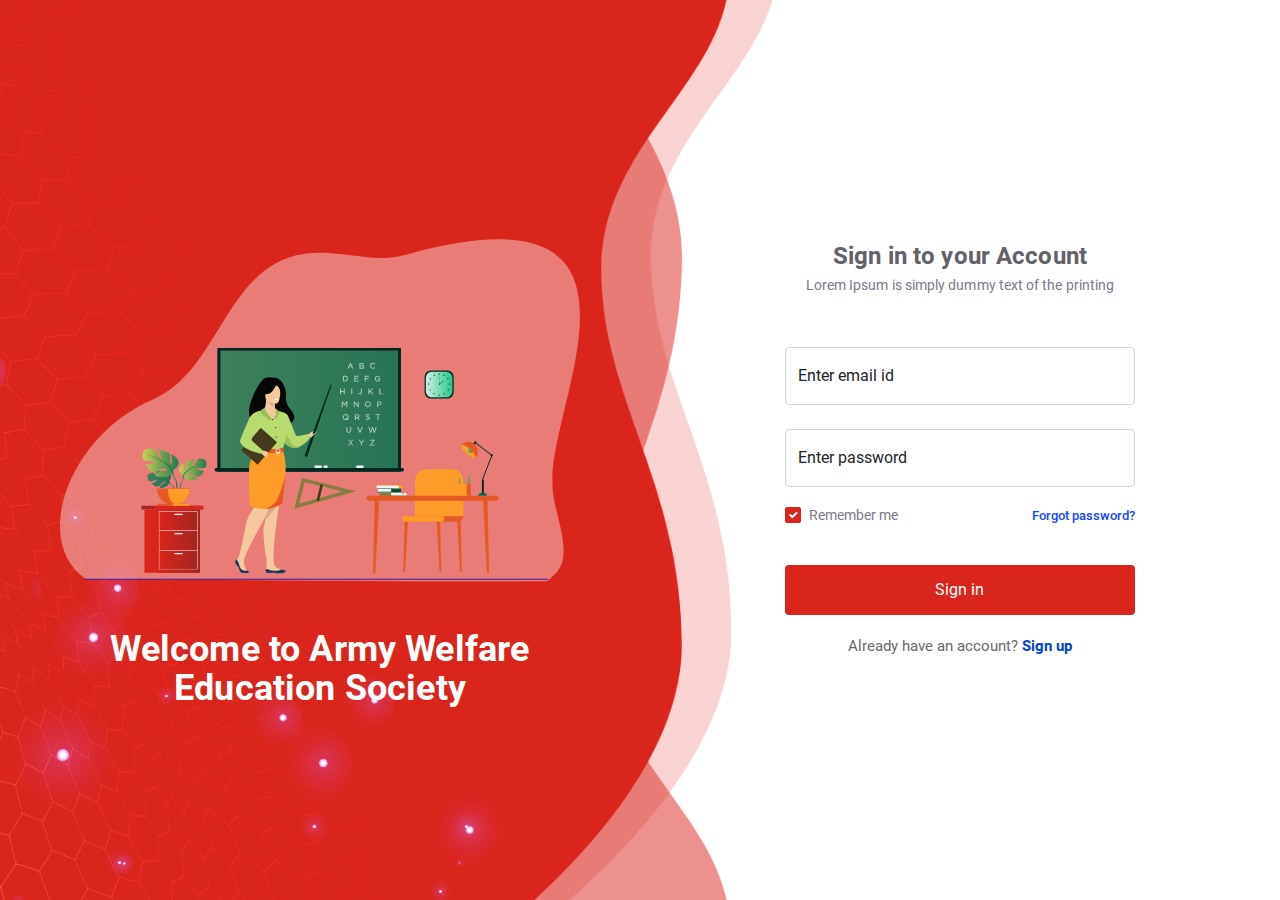
<file: login.html>
<!doctype html>
<html lang="en">
  <head>
    <!-- Required meta tags -->
    <meta charset="utf-8">
    <meta name="viewport" content="width=device-width, initial-scale=1">
    <!-- Bootstrap CSS -->
    <link rel="stylesheet" href="assets/css/bootstrap.min.css">
    <link rel="stylesheet" href="assets/css/style.css">
    <title>Army Welfare Education Society</title>
  </head>
  <body>

    <div class="login-wrap login-bg-red">
        <div class="container-fluid">
            <div class="row align-items-center">
                <div class="col-md-12 col-lg-6 text-center">
                    <div class="login-img">
                        <img src="assets/images/login-img-red.svg" alt="login-img" class="img-fluid p-5" />
                        <h2 class="login-heading">Welcome to Army Welfare<br /> Education Society</h2>
                    </div>
                </div>
                <div class="col-md-12 col-lg-6">
                    <div class="row justify-content-center">
                        <div class="col-md-7">
                            <h2 class="login-form-heading">
                                Sign in to your Account
                            </h2>
                            <p class="login-form-title">
                                Lorem Ipsum is simply dummy text of the printing
                            </p>
                            <form class="login-form mt-5">
                                <div class="form-floating mb-4">
                                    <input type="email" class="form-control" id="floatingInput" placeholder="email">
                                    <label for="floatingInput">Enter email id</label>
                                </div>
                                <div class="form-floating mb-3">
                                    <input type="password" class="form-control" id="floatingInput" placeholder="Password">
                                    <label for="floatingInput">Enter password</label>
                                </div>
                                
                                <div class="form-group mb-3">
                                    <div class="row">
                                        <div class="col-6 col-md-6">
                                            <div class="form-check">
                                                <input class="form-check-input" type="checkbox" value="" id="flexCheckChecked" checked>
                                                <label class="form-check-label" for="flexCheckChecked">
                                                    Remember me
                                                </label>
                                            </div>
                                        </div>
                                        <div class="col-6 col-md-6">
                                            <div class="forget-link text-end">
                                                <a href="#">Forgot password?</a>
                                            </div>
                                        </div>
                                    </div>
                                </div>
                                <div class="form-group">
                                    <button class="btn btn-red btn-login">
                                        Sign in
                                    </button>
                                    <p class="signup">Already have an account? <a href="#" class="signup-link">Sign up</a></p>
                                </div>
                            </form>
                        </div>
                    </div>
                    
                </div>
            </div>
        </div>
    </div>

    <!-- Option 1: Bootstrap Bundle with Popper -->
    <script src="assets/js/bootstrap.bundle.min.js"></script>
  </body>
</html>
</file>
<file: assets/css/style.css>
@font-face {
  font-family: "Roboto";
  src: url("../fonts/Roboto-Regular.eot");
  src: url("../fonts/Roboto-Regular.eot?#iefix") format("embedded-opentype"), url("../fonts/Roboto-Regular.woff2") format("woff2"), url("../fonts/Roboto-Regular.woff") format("woff"), url("../fonts/Roboto-Regular.ttf") format("truetype");
  font-weight: normal;
  font-style: normal;
  font-display: swap;
}
@font-face {
  font-family: "Roboto";
  src: url("../fonts/Roboto-Thin.eot");
  src: url("../fonts/Roboto-Thin.eot?#iefix") format("embedded-opentype"), url("../fonts/Roboto-Thin.woff2") format("woff2"), url("../fonts/Roboto-Thin.woff") format("woff"), url("../fonts/Roboto-Thin.ttf") format("truetype");
  font-weight: 100;
  font-style: normal;
  font-display: swap;
}
@font-face {
  font-family: "Roboto";
  src: url("../fonts/Roboto-Light.eot");
  src: url("../fonts/Roboto-Light.eot?#iefix") format("embedded-opentype"), url("../fonts/Roboto-Light.woff2") format("woff2"), url("../fonts/Roboto-Light.woff") format("woff"), url("../fonts/Roboto-Light.ttf") format("truetype");
  font-weight: 300;
  font-style: normal;
  font-display: swap;
}
@font-face {
  font-family: "Roboto";
  src: url("../fonts/Roboto-Medium.eot");
  src: url("../fonts/Roboto-Medium.eot?#iefix") format("embedded-opentype"), url("../fonts/Roboto-Medium.woff2") format("woff2"), url("../fonts/Roboto-Medium.woff") format("woff"), url("../fonts/Roboto-Medium.ttf") format("truetype");
  font-weight: 500;
  font-style: normal;
  font-display: swap;
}
@font-face {
  font-family: "Roboto";
  src: url("../fonts/Roboto-Bold.eot");
  src: url("../fonts/Roboto-Bold.eot?#iefix") format("embedded-opentype"), url("../fonts/Roboto-Bold.woff2") format("woff2"), url("../fonts/Roboto-Bold.woff") format("woff"), url("../fonts/Roboto-Bold.ttf") format("truetype");
  font-weight: bold;
  font-style: normal;
  font-display: swap;
}
@font-face {
  font-family: "Montserrat";
  src: url("../fonts/Montserrat-Bold.eot");
  src: url("../fonts/Montserrat-Bold.eot?#iefix") format("embedded-opentype"), url("../fonts/Montserrat-Bold.woff2") format("woff2"), url("../fonts/Montserrat-Bold.woff") format("woff"), url("../fonts/Montserrat-Bold.ttf") format("truetype"), url("../fonts/Montserrat-Bold.svg#Montserrat-Bold") format("svg");
  font-weight: bold;
  font-style: normal;
  font-display: swap;
}
html {
  overflow-x: hidden;
}

body {
  font-family: "Roboto", sans-serif;
}

ul {
  list-style: none;
  margin: 0;
  padding: 0;
}

a {
  text-decoration: none;
}

.ptb-60 {
  padding: 60px 0;
}

.bg-lightgrey {
  background: #F8F8F8;
}

.bg-grey {
  background: #F2F4F6;
}

.login-wrap {
  min-height: 100vh;
  background: url("../images/login-bg-red.png");
  display: flex;
  align-items: center;
  background-size: cover;
  background-position: center;
  background-repeat: no-repeat;
}
@media (max-width: 991px) {
  .login-wrap {
    background: none;
    margin: 15px 0;
    align-items: flex-start;
  }
}
.login-heading {
  letter-spacing: 0.18px;
  color: #ffffff;
  font-size: 2.25em;
  font-weight: bold;
  line-height: 1.1;
  margin: 0;
}
@media (max-width: 991px) {
  .login-heading {
    font-size: 1.25em;
  }
}
@media (max-width: 991px) {
  .login-form {
    margin: 15px 0 !important;
  }
}
.login-form-heading {
  letter-spacing: 0.12px;
  color: #63626B;
  text-align: center;
  font-size: 1.5em;
  font-weight: 600;
  margin: 0;
}
@media (max-width: 991px) {
  .login-form-heading {
    font-size: 1.25em;
  }
}
.login-form-title {
  letter-spacing: 0.07px;
  color: #7B7887;
  text-align: center;
  font-size: 0.875em;
  margin: 0;
  line-height: 2;
}
@media (max-width: 991px) {
  .login-form-title {
    font-size: 0.75em;
  }
}
.login-form .form-control {
  padding: 0.75rem;
}
.login-form .form-control:focus {
  box-shadow: none;
}
.login-form .form-floating > .form-control:not(:-moz-placeholder-shown) ~ label {
  opacity: 1;
  transform: scale(0.85) translateY(-0.8rem) translateX(0.75rem);
  background: #ffffff;
  color: #1976D2;
  height: unset;
  padding: 0 5px;
}
.login-form .form-floating > .form-control:not(:-ms-input-placeholder) ~ label {
  opacity: 1;
  transform: scale(0.85) translateY(-0.8rem) translateX(0.75rem);
  background: #ffffff;
  color: #1976D2;
  height: unset;
  padding: 0 5px;
}
.login-form .form-floating > .form-control:focus ~ label,
.login-form .form-floating > .form-control:not(:placeholder-shown) ~ label,
.login-form .form-floating > .form-select ~ label {
  opacity: 1;
  transform: scale(0.85) translateY(-0.8rem) translateX(0.75rem);
  background: #ffffff;
  color: #1976D2;
  height: unset;
  padding: 0 5px;
}
.login-form .form-floating > .form-control:not(:-moz-placeholder-shown) {
  padding: 0.75rem;
}
.login-form .form-floating > .form-control:not(:-ms-input-placeholder) {
  padding: 0.75rem;
}
.login-form .form-floating > .form-control:focus,
.login-form .form-floating > .form-control:not(:placeholder-shown) {
  padding: 0.75rem;
}
.login-form .form-check-input {
  border-radius: 2px;
}
.login-form .form-check-input:checked {
  background-color: #da251c;
  border-color: #da251c;
}
.login-form .form-check-input:focus {
  box-shadow: none;
}
.login-form .form-check-label {
  letter-spacing: 0px;
  color: #7B7887;
  font-size: 0.875em;
}
.login-form .signup {
  text-align: center;
  margin: 0;
  letter-spacing: 0px;
  color: #686868;
  font-size: 0.938em;
}
.login-form .signup a {
  color: #0141CF;
  text-decoration: none;
  font-weight: 600;
}
.login-form .forget-link a {
  letter-spacing: 0px;
  color: #1447F7;
  font-size: 0.813em;
  font-weight: 500;
  text-decoration: none;
}
@media (max-width: 991px) {
  .login-bg-red .login-img, .login-bg-orange .login-img, .login-bg-purple .login-img, .login-bg-darkblue .login-img, .login-bg-lightblue .login-img {
    padding: 15px;
    margin-bottom: 15px;
  }
  .login-bg-red .login-img img, .login-bg-orange .login-img img, .login-bg-purple .login-img img, .login-bg-darkblue .login-img img, .login-bg-lightblue .login-img img {
    padding: 15px !important;
  }
}
@media (max-width: 991px) {
  .login-bg-red .login-img {
    background: #da251c;
  }
  .login-bg-orange .login-img {
    background: #FD7F00;
  }
  .login-bg-purple .login-img {
    background: #6E44FF;
  }
  .login-bg-darkblue .login-img {
    background: #0A305F;
  }
  .login-bg-lightblue .login-img {
    background: #23B5D3;
  }
}

.btn-check:focus + .btn,
.btn:focus {
  outline: 0;
  box-shadow: none;
}

.btn-red {
  text-align: center;
  background: #da251c;
  letter-spacing: 0px;
  color: #ffffff;
  font-size: 1em;
  padding: 6px 20px;
}
.btn-red:hover {
  color: #ffffff;
  background: #ca2219;
}

.btn-login {
  width: 100%;
  padding: 12px;
  margin: 20px 0;
}

#common-slider .owl-prev {
  position: absolute;
  top: 50%;
  left: -50px;
  transform: translate(0%, -50%);
}
#common-slider .owl-prev span {
  background-image: url("../images/left.svg");
}
#common-slider .owl-next {
  position: absolute;
  top: 50%;
  right: -50px;
  transform: translate(0%, -50%);
}
#common-slider .owl-next span {
  background-image: url("../images/right.svg");
}
#common-slider .owl-nav button {
  width: 45px;
  height: 45px;
  background: #969696;
  border-radius: 50%;
}
#common-slider .owl-nav button:hover {
  background-color: #da251c;
}
#common-slider .owl-nav button span {
  background-size: cover;
  background-position: center;
  background-repeat: no-repeat;
  color: transparent;
  height: 24px;
  filter: invert(1);
  display: flex;
  align-items: center;
  justify-content: center;
}
#common-slider .owl-dots {
  margin: auto;
  display: block;
  text-align: center;
}
#common-slider .owl-dot {
  margin: 0 6px;
}
#common-slider .owl-dot.active span {
  background: #da251c;
}
#common-slider .owl-dot:hover span {
  background: #da251c;
}
#common-slider .owl-dot span {
  display: block;
  background: #ffffff;
  padding: 6px;
  border-radius: 50%;
}

.header-top {
  background: #ECECEC;
  padding: 10px 0;
}
.header-top-content {
  display: flex;
  align-items: center;
  justify-content: space-between;
}
@media (min-width: 992px) {
  .header-top-content .navbar-toggler {
    display: none;
  }
}
@media (max-width: 991px) {
  .header-top-content .navbar-toggler {
    display: block;
  }
  .header-top-content .navbar-toggler:focus {
    outline: none;
    box-shadow: none;
  }
  .header-top-content .navbar-toggler .toggler-icon {
    display: block;
    background: #000000;
    padding: 1px 12px;
    margin: 4px 0;
  }
}
.header-top-left .datewrap p {
  letter-spacing: 0px;
  color: #000000;
  margin: 0;
  font-size: 0.875rem;
}
.header-top-right {
  display: flex;
  align-items: center;
  justify-content: space-between;
}
@media (max-width: 991px) {
  .header-top-right {
    display: none;
  }
}
.header-top-right .skipwrap ul {
  display: flex;
  align-items: center;
  justify-content: space-between;
}
.header-top-right .skipwrap ul li {
  border-right: 1px solid #000000;
  line-height: 1.1;
  padding: 0 10px;
}
.header-top-right .skipwrap ul li:last-child {
  border: none;
}
.header-top-right .skipwrap ul li a {
  display: flex;
  align-items: center;
  justify-content: space-between;
  color: #000000;
  font-size: 0.875em;
  font-weight: 400;
  min-height: 20px;
  text-decoration: none;
}
.header-top-right .skipwrap .text-increment-btn {
  background: transparent;
  border: none;
  color: #000000;
  font-size: 0.875em;
}
.header-top-right .skipwrap .select-wrap .form-select {
  background-color: #ececec;
  border: none;
  color: #000000;
  cursor: pointer;
  font-size: 0.875rem;
  padding: 0 20px 0 5px;
  background-position: right;
}
.header-top-right .skipwrap .select-wrap .form-select:focus {
  box-shadow: none;
}
.header-top-right .social-icon {
  margin-left: 4rem;
}
.header-top-right .social-icon ul {
  display: flex;
  align-items: center;
}
.header-top-right .social-icon ul li a {
  display: block;
  padding: 0 10px;
}
.header-top-right .social-icon ul li a .fa {
  font-size: 20px;
}
.header-top-right .social-icon ul li a .fa-facebook {
  color: #4C6CB3;
}
.header-top-right .social-icon ul li a .fa-twitter {
  color: #00ACED;
}
.header-top-right .social-icon ul li a .fa-linkedin {
  color: #0274B3;
}
.header-top-right .social-icon ul li a .fa-youtube-play {
  color: #FF0000;
}

.site-header {
  position: relative;
}
.site-header .logo-wrap {
  display: flex;
  align-items: center;
  justify-content: space-between;
  padding: 15px 0;
}
.site-header .logo-wrap .navbar-brand {
  padding: 0;
}
.site-header .navbar {
  background: #0A305F;
  padding: 0;
}
@media (max-width: 991px) {
  .site-header .navbar {
    position: absolute;
    left: 0;
    right: 0;
    z-index: 1000;
    top: 0px;
  }
  .site-header .navbar-collapse {
    padding: 15px 0;
  }
}
.site-header .nav-link {
  letter-spacing: 0px;
  color: #ffffff;
  font-size: 1em;
  font-weight: 400;
  padding: 18px !important;
  margin-right: 15px;
}
@media (max-width: 991px) {
  .site-header .nav-link {
    font-size: 0.875em;
    padding: 10px 15px !important;
    margin-right: 0;
  }
}
.site-header .nav-link.active {
  background: #da251c;
  color: #ffffff;
}
.site-header .nav-link:hover, .site-header .nav-link:focus {
  color: #ffffff;
}
.site-header .form-control {
  letter-spacing: 0px;
  color: #b3b3b3;
  text-transform: capitalize;
  font-size: 1em;
  font-weight: 400;
}
.site-header .form-control:focus {
  box-shadow: none;
}

.banner-wrap {
  background-image: url("../images/banner-bg.jpg");
  padding: 30px 0;
  background-size: cover;
  background-position: center;
  background-repeat: no-repeat;
}
@media (max-width: 991px) {
  .banner-wrap #common-slider .owl-nav {
    display: none;
  }
}
.banner-wrap #common-slider .owl-prev {
  left: 30px;
}
.banner-wrap #common-slider .owl-next {
  right: 30px;
}
.banner-slider-content {
  padding-left: 7rem;
}
@media (max-width: 991px) {
  .banner-slider-content {
    padding-left: 1rem;
  }
}
.banner-slider-content .heading-blue {
  letter-spacing: 0px;
  color: #0A305F;
  font-size: 3em;
  font-family: "Montserrat";
  margin: 0;
}
@media (max-width: 1920px) {
  .banner-slider-content .heading-blue {
    font-size: 2em;
  }
}
@media (max-width: 1360px) {
  .banner-slider-content .heading-blue br {
    display: none;
  }
}
@media (max-width: 991px) {
  .banner-slider-content .heading-blue {
    font-size: 1.25em;
  }
}
.banner-slider-content .desc-black {
  letter-spacing: 0px;
  color: #191919;
  font-size: 1em;
  line-height: 22px;
  margin: 18px 0;
}
@media (max-width: 991px) {
  .banner-slider-content .desc-black {
    font-size: 0.875em;
  }
}

.about-content .heading-black {
  letter-spacing: 0.17px;
  color: #070707;
  font-size: 2.125em;
  margin: 0;
  font-weight: 500;
}
@media (max-width: 991px) {
  .about-content .heading-black {
    font-size: 1.25em;
  }
}
.about-content .heading-black:after {
  border-bottom: 2px solid #da251c;
  content: "";
  display: block;
  width: 80px;
  margin: 0 0 20px 0;
}
.about-content .desc-black {
  letter-spacing: 0.08px;
  color: #303030;
  font-size: 1em;
  line-height: 22px;
}
@media (max-width: 991px) {
  .about-content .desc-black {
    font-size: 0.875em;
  }
}
.about-card .card {
  box-shadow: inset 0px 0px 6px rgba(0, 0, 0, 0.1607843137);
  border: 1px solid #DBDBDB;
  border-radius: 4px;
  background: #F8F8F8;
}
@media (max-width: 991px) {
  .about-card .card {
    margin: 15px 0;
  }
}
.about-card .card-title {
  letter-spacing: 0.1px;
  color: #070707;
  font-size: 1.25em;
  font-weight: bold;
  margin: 0;
}
.about-card .card-text {
  letter-spacing: 0.08px;
  color: #303030;
  margin: 10px 0;
  font-size: 1em;
}

.principal-wrap {
  background-image: url("../images/circle-pattern-bg.png");
  background-color: #0A305F;
  background-size: cover;
  background-position: center;
  background-repeat: no-repeat;
}
.principal-content .heading-white {
  letter-spacing: 0px;
  color: #ffffff;
  font-size: 2.125em;
  font-weight: 500;
  margin: 0;
}
@media (max-width: 991px) {
  .principal-content .heading-white {
    font-size: 1.25em;
  }
}
.principal-content .heading-white:after {
  content: "";
  border-bottom: 2px solid #da251c;
  display: block;
  width: 160px;
  margin: 5px 0 20px;
}
.principal-content .desc-white {
  letter-spacing: 0.08px;
  color: #ffffff;
  font-size: 1em;
}
@media (max-width: 991px) {
  .principal-content .desc-white {
    font-size: 0.875em;
  }
}
@media (max-width: 991px) {
  .principal-content {
    margin: 15px 0 !important;
  }
}
.principal-img {
  position: relative;
  z-index: 9;
}
.principal-img:after {
  content: "";
  border: 1px solid #164D91;
  border-radius: 4px;
  display: block;
  position: absolute;
  right: -15px;
  left: 15px;
  top: 15px;
  bottom: -15px;
  z-index: -1;
}
@media (max-width: 991px) {
  .principal-img:after {
    display: none;
  }
}

.amwp-wrap {
  overflow: hidden;
}
.amwp-wrap .card {
  border-radius: 0;
  border: none;
}
@media (max-width: 991px) {
  .amwp-wrap .card {
    margin: 15px 0;
  }
}
.amwp-wrap .card-body {
  background: #0A305F;
  padding: 15px 5px;
  position: absolute;
  left: 0;
  bottom: 0;
  right: 0;
  display: flex;
  align-items: center;
  justify-content: center;
  flex-direction: column;
}
.amwp-wrap .card-body img {
  display: none;
  margin: 10px auto;
  height: 30px;
}
.amwp-wrap .card-body .btn-wrap {
  display: none;
  width: -webkit-fit-content;
  width: -moz-fit-content;
  width: fit-content;
}
.amwp-wrap .card-body .btn-wrap .btn-red {
  padding: 5px 10px;
}
.amwp-wrap .card:hover .card-body {
  background: rgba(10, 48, 95, 0.8);
  top: 0;
}
.amwp-wrap .card:hover .card-body img {
  display: block;
}
.amwp-wrap .card:hover .card-body .btn-wrap {
  display: block;
}
.amwp-wrap .card-text {
  letter-spacing: 0px;
  color: #ffffff;
  font-size: 1rem;
  text-align: center;
  margin: 0;
}
.amwp-wrap .card .img-wrap img {
  border-radius: 0;
}
.amwp-content {
  text-align: center;
  margin-bottom: 15px;
}
.amwp-content .heading-black {
  letter-spacing: 0.2px;
  color: #0A0B0C;
  margin: 0;
  text-align: center;
  font-size: 2.125em;
  font-weight: bold;
}
@media (max-width: 991px) {
  .amwp-content .heading-black {
    font-size: 1.25em;
  }
}
.amwp-content .desc-black {
  color: #0A0B0C;
  margin: 0;
  padding: 15px 0;
}
@media (max-width: 991px) {
  .amwp-content .desc-black {
    font-size: 0.875em;
  }
}

.gallery-wrap {
  background-image: url("../images/gallery-bg.png");
  background-size: cover;
  background-position: center;
  background-repeat: no-repeat;
}
.gallery-tab .nav-tabs {
  border: 2px solid #da251c;
  border-radius: 8px;
  justify-content: center;
  width: -webkit-max-content;
  width: -moz-max-content;
  width: max-content;
  margin: auto;
}
.gallery-tab .nav-link {
  letter-spacing: 0px;
  color: #707070;
  font-size: 1em;
  border: none;
  font-weight: 500;
  padding: 12px 30px;
  border-top-left-radius: 0;
  border-top-right-radius: 0;
}
.gallery-tab .nav-link.active {
  background-color: #da251c;
  color: #ffffff;
}
@media (max-width: 991px) {
  .gallery-tab .nav-link {
    font-size: 0.875em;
    padding: 10px 15px;
  }
}
.gallery-tab .nav-item {
  background: #ffffff;
  border-radius: 8px;
}
.gallery-tab .nav-item:nth-child(1) .nav-link.active {
  border-radius: 6px 0 0 6px;
}
.gallery-tab .nav-item:nth-child(2) .nav-link.active {
  border-radius: 0 6px 6px 0;
}
.gallery-slider .carousel {
  background: #F2F4F6;
  display: flex;
}
.gallery-slider .carousel-item img {
  width: 100%;
}
.gallery-slider .carousel-inner {
  width: 70%;
}
@media (max-width: 991px) {
  .gallery-slider .carousel-inner {
    width: 100%;
  }
}
.gallery-slider .carousel-indicators {
  width: 30%;
  position: unset;
  margin: unset;
  flex-flow: wrap;
  padding: 10px;
  justify-content: flex-start;
  overflow-y: scroll;
  height: 455px;
}
.gallery-slider .carousel-indicators [data-bs-target] {
  width: 40%;
  height: auto;
  margin: 10px 5px;
  padding: 0;
  box-sizing: unset;
  opacity: 1;
  border: 3px solid #ffffff;
}
.gallery-slider .carousel-indicators [data-bs-target].active {
  border-color: #da251c;
}
@media (max-width: 991px) {
  .gallery-slider .carousel-indicators {
    display: none;
  }
}
.gallery-slider .carousel-indicators img {
  display: block;
  width: 100%;
  overflow: hidden;
}
@media (min-width: 992px) {
  .gallery-slider .carousel-control-prev, .gallery-slider .carousel-control-next {
    display: none;
  }
}

.infrastructure-wrap {
  background: linear-gradient(0deg, rgba(12, 55, 105, 0.75), rgba(12, 55, 105, 0.75)), url(../images/infrastructure-bg.png);
  background-size: cover;
  background-position: center;
  background-repeat: no-repeat;
}
.infrastructure-content .heading-white {
  letter-spacing: 0.17px;
  color: #ffffff;
  font-size: 2.125em;
  margin: 0;
  font-weight: 500;
}
.infrastructure-content .heading-white:after {
  border-bottom: 2px solid #da251c;
  content: "";
  display: block;
  width: 80px;
  margin: 0 0 20px 0;
}
@media (max-width: 991px) {
  .infrastructure-content .heading-white {
    font-size: 1.25em;
  }
}
.infrastructure-content .desc-white {
  letter-spacing: 0.07px;
  color: #F2F2F2;
  font-size: 0.938em;
}
@media (max-width: 991px) {
  .infrastructure-content .desc-white {
    font-size: 0.875em;
  }
}
.infrastructure-list ul {
  display: flex;
}
.infrastructure-list ul li {
  text-align: center;
  margin-right: 3rem;
}
.infrastructure-list ul li:last-child {
  margin-right: 0;
}
@media (max-width: 991px) {
  .infrastructure-list ul li {
    margin-right: 1rem;
  }
}
.infrastructure-list ul li span {
  letter-spacing: 0.2px;
  color: #ffffff;
  font-size: 2.125em;
}
@media (max-width: 991px) {
  .infrastructure-list ul li span {
    font-size: 1.25em;
  }
}
.infrastructure-list ul li p {
  letter-spacing: 0.11px;
  color: #ffffff;
  margin: 0;
  font-size: 1.125em;
}
@media (max-width: 991px) {
  .infrastructure-list ul li p {
    font-size: 0.875em;
  }
}
.infrastructure-card-list .card {
  border: none;
  border-radius: 8px;
  margin: 10px 0;
  background: rgba(12, 55, 105, 0.8);
}
.infrastructure-card-list .card:hover {
  background: #da251c;
}
.infrastructure-card-list .card-body {
  padding: 20px 15px;
  border: none;
  border-radius: 8px;
}
@media (max-width: 991px) {
  .infrastructure-card-list .card-body img {
    height: 30px;
  }
}
.infrastructure-card-list .card-title {
  font-size: 1.25em;
  font-weight: bold;
  letter-spacing: 0.12px;
  color: #ffffff;
  text-transform: uppercase;
  margin: 0;
  padding: 10px 0;
}
@media (max-width: 991px) {
  .infrastructure-card-list .card-title {
    font-size: 1em;
  }
}
.infrastructure-card-list .card-text {
  font-size: 0.938em;
  letter-spacing: 0.07px;
  color: #ffffff;
  margin: 0;
}
@media (max-width: 991px) {
  .infrastructure-card-list .card-text {
    font-size: 0.875em;
  }
}

@media (max-width: 991px) {
  .client-slider {
    padding: 0 !important;
  }
}

#clientSlider {
  padding: 0 30px;
}
@media (max-width: 991px) {
  #clientSlider {
    padding: 0;
  }
}
#clientSlider .client-slider-content {
  background: #ffffff;
  border-radius: 8px;
  padding: 20px;
  display: flex;
  align-items: center;
  min-height: 130px;
}
@media (max-width: 991px) {
  #clientSlider .client-slider-content {
    margin: 10px 0;
  }
}
#clientSlider .client-slider-content img {
  width: unset;
}
#clientSlider .client-slider-content p {
  letter-spacing: 0px;
  color: #404040;
  text-transform: capitalize;
  margin: 0 0 0 15px;
  font-size: 1.25em;
  font-weight: bold;
  line-height: 1.2;
}

.site-footer {
  background: #0A305F;
}
.site-footer-top {
  background: #da251c;
  padding: 15px 0;
}
@media (max-width: 767px) {
  .site-footer-top {
    display: none;
  }
}
.site-footer-heading {
  letter-spacing: 0.08px;
  color: #ffffff;
  text-transform: uppercase;
  margin: 0;
  font-size: 1em;
  font-weight: bold;
}
@media (min-width: 768px) {
  .site-footer-middle .site-footer-heading {
    display: none;
  }
}
@media (max-width: 767px) {
  .site-footer-middle .site-footer-heading {
    display: block;
    margin-bottom: 15px;
  }
}
.site-footer-links ul li {
  padding: 5px 0;
}
.site-footer-links ul li a {
  letter-spacing: 0.07px;
  color: #F2F4F6;
  text-decoration: none;
  font-size: 0.938em;
  display: flex;
  align-items: baseline;
  width: -webkit-fit-content;
  width: -moz-fit-content;
  width: fit-content;
}
.site-footer-links ul li a img {
  margin-right: 10px;
}
@media (max-width: 767px) {
  .site-footer-links {
    margin-bottom: 15px;
  }
}
.site-footer-bottom {
  border-top: 1px solid rgba(241, 241, 241, 0.2);
  padding: 15px 0;
}
.site-footer-bottom .copyright-text {
  letter-spacing: 0.06px;
  color: #F1F1F1;
  margin: 0;
  font-size: 0.813em;
}
.site-footer-bottom .social-icons ul {
  display: flex;
  align-items: center;
}
.site-footer-bottom .social-icons ul li a {
  color: #ffffff;
  display: block;
  padding: 0 10px;
}
.site-footer-bottom .visitor {
  display: flex;
  align-items: center;
}
.site-footer-bottom .visitor p {
  letter-spacing: 0.14px;
  color: #ffffff;
  margin: 0 10px;
  font-size: 1.125em;
}
.site-footer-bottom .visitor-no span {
  letter-spacing: 0.12px;
  color: #ffffff;
  border-radius: 2px;
  background: #EFA110;
  padding: 2px 6px;
  font-size: 0.938em;
  font-weight: bold;
}

#loginModal .logincard {
  border-radius: 5px;
  margin: 10px 0;
}
#loginModal .logincard-orange {
  background: #fbd3ab;
  border: 1px solid #FD7F00;
}
#loginModal .logincard-red {
  background: #ffb5b1;
  border: 1px solid #da251c;
}
#loginModal .logincard-purple {
  background: #99c6ff;
  border: 1px solid #6E44FF;
}
#loginModal .logincard-darkblue {
  background: #4e73a1;
  border: 1px solid #0A305F;
}
#loginModal .logincard img {
  padding: 10px;
}
#loginModal .modal-btn {
  text-align: center;
  display: flex;
  align-items: center;
  justify-content: center;
  width: 100%;
  padding: 10px;
  text-decoration: none;
  font-size: 1em;
  color: #ffffff;
}
#loginModal .red-btn {
  background: #da251c;
  border: 1px solid #da251c;
}
#loginModal .darkblue-btn {
  background: #0A305F;
  border: 1px solid #0A305F;
}
#loginModal .orange-btn {
  background: #FD7F00;
  border: 1px solid #FD7F00;
}
#loginModal .purple-btn {
  background: #6E44FF;
  border: 1px solid #6E44FF;
}
#loginModal .lightblue-btn {
  background: #23B5D3;
  border: 1px solid #23B5D3;
}/*# sourceMappingURL=style.css.map */
</file>
